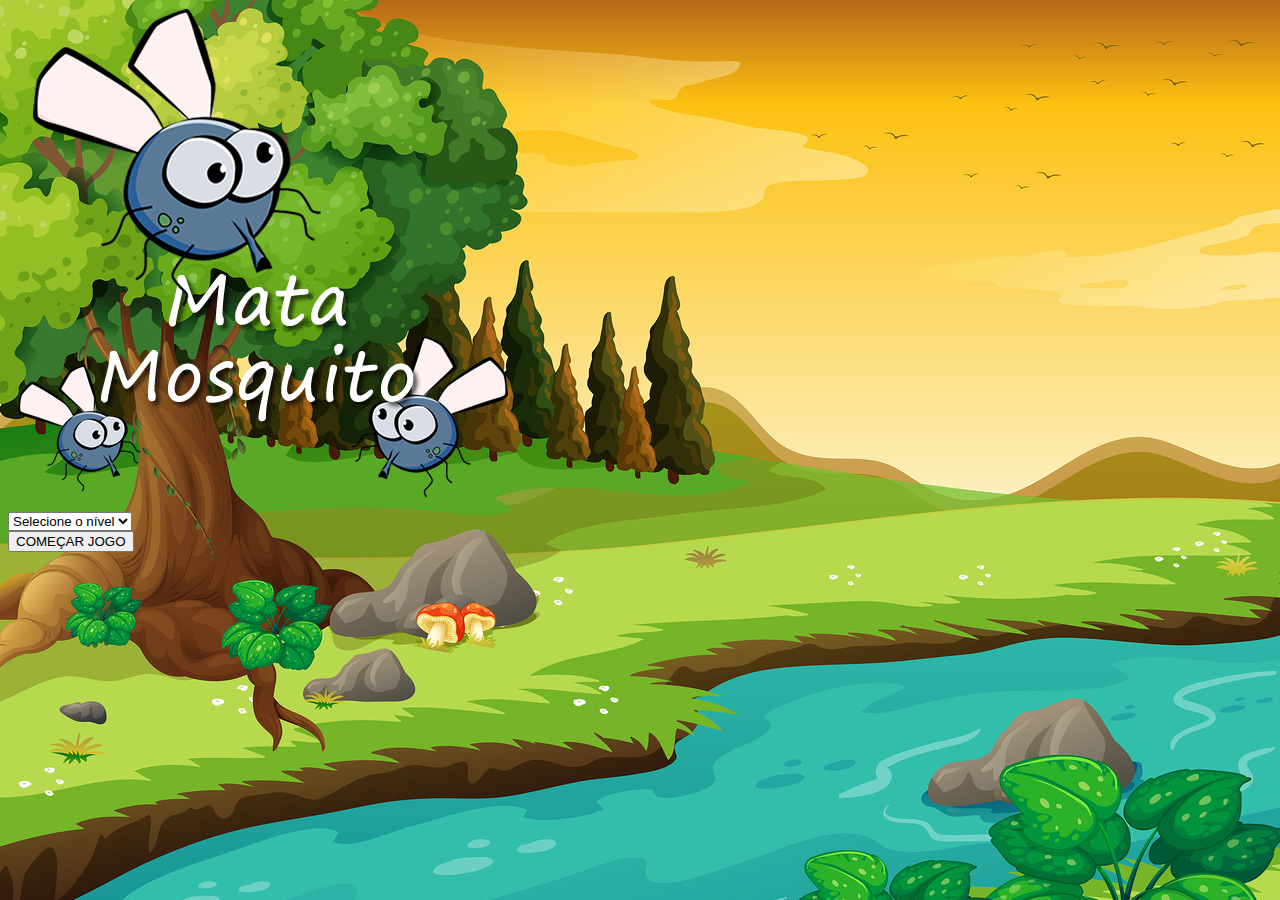
<file: index.html>
<!DOCTYPE html>
<html>

	<head>
		<meta charset="utf-8">
		<title></title>

		<link rel="stylesheet" href="https://stackpath.bootstrapcdn.com/bootstrap/4.5.0/css/bootstrap.min.css" integrity="sha384-9aIt2nRpC12Uk9gS9baDl411NQApFmC26EwAOH8WgZl5MYYxFfc+NcPb1dKGj7Sk" crossorigin="anonymous">

		<link rel="stylesheet" type="text/css" href="estilo.css">

		<script>
			function iniciarJogo(){
				var nivel = document.getElementById('nivel').value;
				if (nivel == '') {
					alert('Selecione um nivel');
					return false;
				}
				window.location.href = 'jogo.html?' + nivel;
			}
		</script>
	</head>

	<body>
		<div class="container"> <!--inicio container -->
			<div class="row">
				<div class="col">
					<div class="d-flex justify-content-center">
						<img src="imagens/game.png">
					</div>
				</div>
			</div>

			<div class="row">
				<div class="col">
					<div class="d-flex justify-content-center">
						<div class="mb-2">
							<select class="form-control" id="nivel">
								<option value="">Selecione o nível</option>
								<option value="normal">Normal</option>
								<option value="dificil">Difícil</option>
								<option value="chucknorris">Chuck Norris</option>
							</select>
						</div>
					</div>
				</div>
			</div>

			<div class="row">
				<div class="col">
					<div class="d-flex justify-content-center">
						<button type="button" class="btn btn-danger btn-lg" onclick="iniciarJogo()">COMEÇAR JOGO</button>
					</div>
				</div>
			</div>
		</div> <!-- fim container -->
	</body>

</html>
</file>
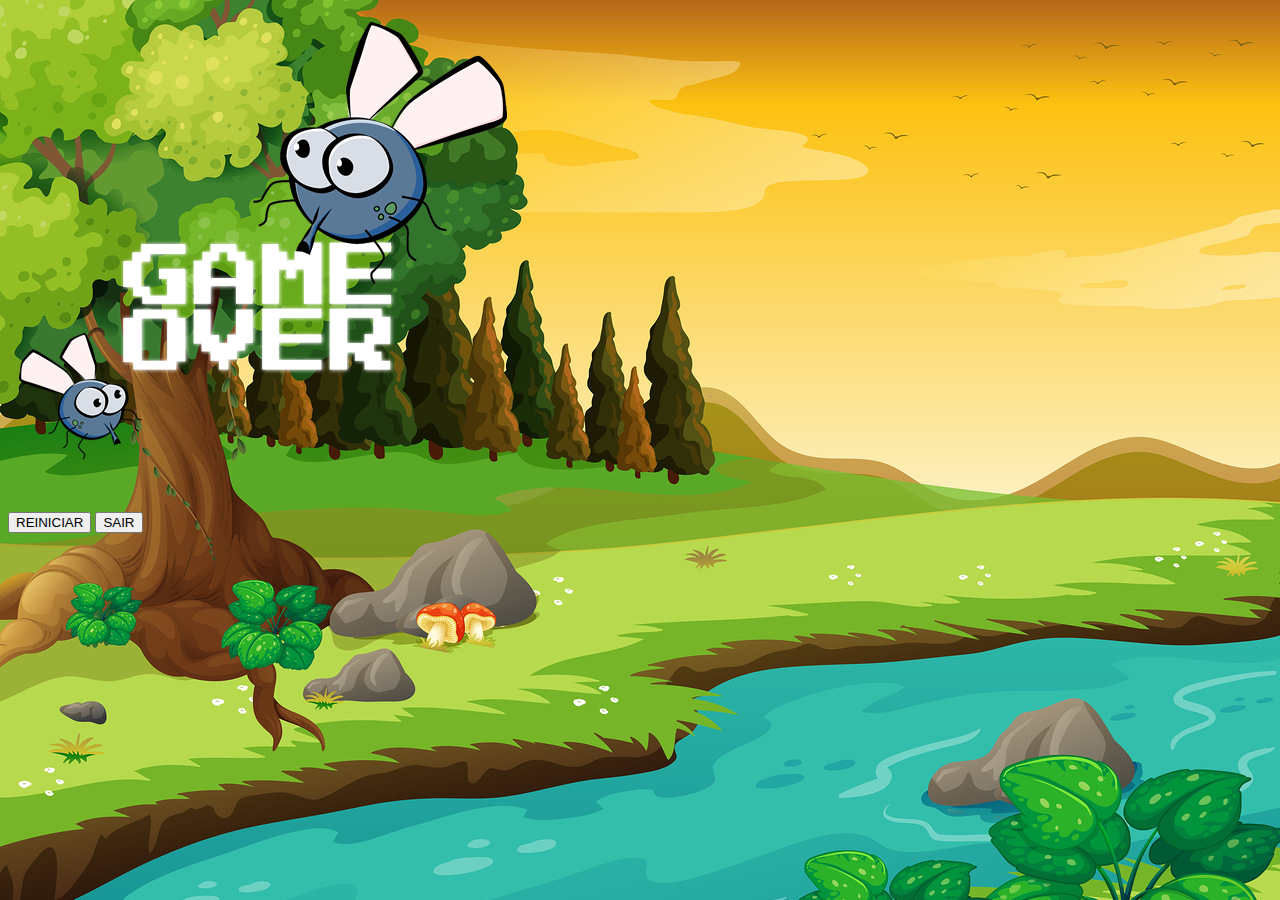
<file: fim-jogo.html>
<!DOCTYPE html>
<html>

	<head>
		<meta charset="utf-8">
		<title></title>

		<link rel="stylesheet" href="https://stackpath.bootstrapcdn.com/bootstrap/4.5.0/css/bootstrap.min.css" integrity="sha384-9aIt2nRpC12Uk9gS9baDl411NQApFmC26EwAOH8WgZl5MYYxFfc+NcPb1dKGj7Sk" crossorigin="anonymous">

		<link rel="stylesheet" type="text/css" href="estilo.css">
	</head>

	<body>
		<div class="container">
			<div class="row">
				<div class="col">
					<div class="d-flex justify-content-center">
						<img src="imagens/game_over.png">
					</div>
				</div>
			</div>

			<div class="row">
				<div class="col">
					<div class="d-flex justify-content-center">
						<button type="button" class="btn btn-dark btn-lg" onclick="window.location.href = 'jogo.html'">REINICIAR</button>
						<button type="button" class="btn btn-dark btn-lg" onclick="window.location.href = 'index.html'">SAIR</button>
					</div>
				</div>
			</div>
		</div>
	</body>

</html>
</file>
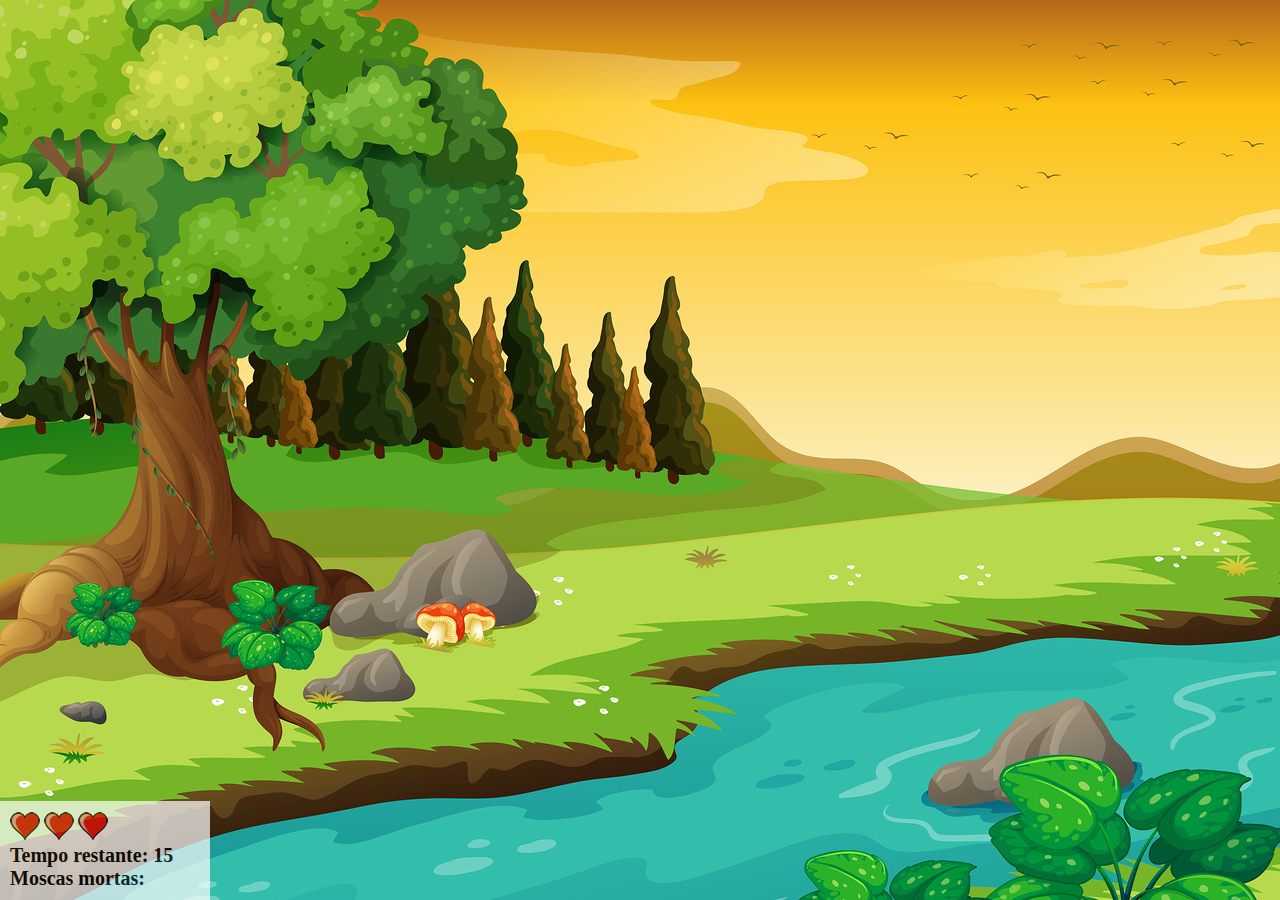
<file: jogo.html>
<!DOCTYPE html>
<html>

	<head>
		<meta charset="utf-8">
		<title>Mata mosquito</title>

		<link rel="stylesheet" type="text/css" href="estilo.css">
		<script src="jogo.js"></script>
	</head>

	<body onresize="ajustaTamanho()">
		
		<div class="painel">
			<div class="vidas">
				<img id="v1" src="imagens/coracao_cheio.png">
				<img id="v2" src="imagens/coracao_cheio.png">
				<img id="v3" src="imagens/coracao_cheio.png">
			</div>

			<div class="cronometro">
				Tempo restante: <span id="cronometro"><span></span> 
			</div>

			<div class="eliminadas">
				Moscas mortas: <span id="eliminadas"><span></span> 
			</div>
		</div>

		<script>

			document.getElementById('cronometro').innerHTML = tempo;

			var criaMosca = setInterval(function(){posicaoRandomica()}, mosquitoTempo)
			
		</script>
	</body>

</html>
</file>
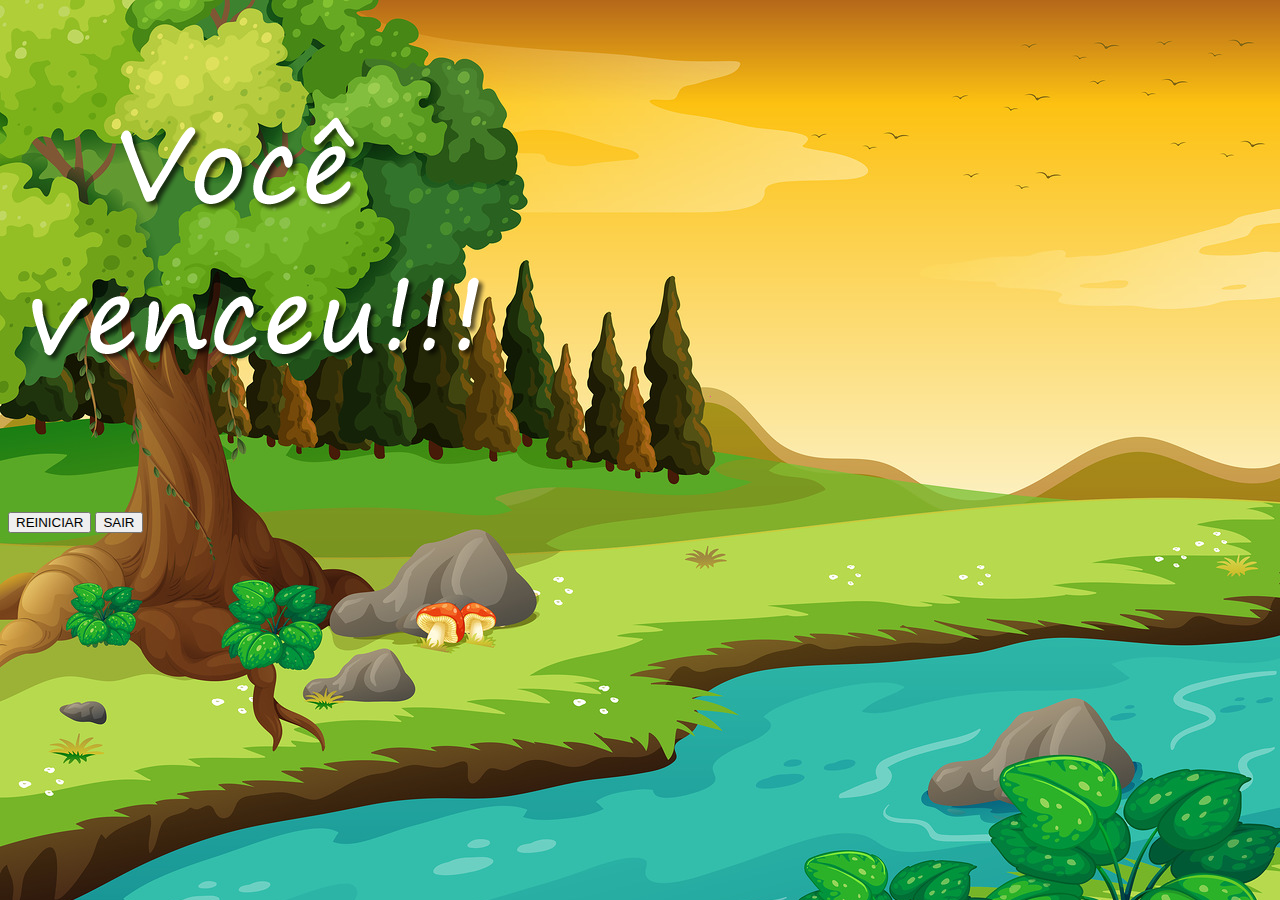
<file: vitoria.html>
<!DOCTYPE html>
<html>

	<head>
		<meta charset="utf-8">
		<title></title>

		<link rel="stylesheet" href="https://stackpath.bootstrapcdn.com/bootstrap/4.5.0/css/bootstrap.min.css" integrity="sha384-9aIt2nRpC12Uk9gS9baDl411NQApFmC26EwAOH8WgZl5MYYxFfc+NcPb1dKGj7Sk" crossorigin="anonymous">

		<link rel="stylesheet" type="text/css" href="estilo.css">
	</head>

	<body>
		<div class="container">
			<div class="row">
				<div class="col">
					<div class="d-flex justify-content-center">
						<img src="imagens/vitoria.png">
					</div>
				</div>
			</div>

			<div class="row">
				<div class="col">
					<div class="d-flex justify-content-center">
						<button type="button" class="btn btn-dark btn-lg" onclick="window.location.href = 'jogo.html'">REINICIAR</button>
						<button type="button" class="btn btn-dark btn-lg" onclick="window.location.href = 'index.html'">SAIR</button>
					</div>
				</div>
			</div>
		</div>
	</body>

</html>
</file>
<file: estilo.css>
html{
	cursor: url(imagens/mata_mosca.png) 30 30, auto;
}

body{
	background-image: url(imagens/bg.jpg);
	background-repeat: no-repeat;
}

.mosquito1{
	width: 50px;
}

.mosquito2{
	width: 70px;
}

.mosquito3{
	width: 90px;
}

.lado1{
	transform: scaleX(1);
}

.lado2{
	transform: scaleX(-1);
}

.painel{
	position: absolute;
	width: 190px;
	padding: 10px;
	bottom: 0px;
	left: 0px;
	border-top: 1px solid white;
	background-color: white;
	opacity: 0.7;
}

.vidas{
	float: left;
}

.cronometro{
	float: left;
	font-size: 20px;
	font-weight: bold;
}

.eliminadas{
	float: left;
	font-size: 20px;
	font-weight: bold;
}
</file>
